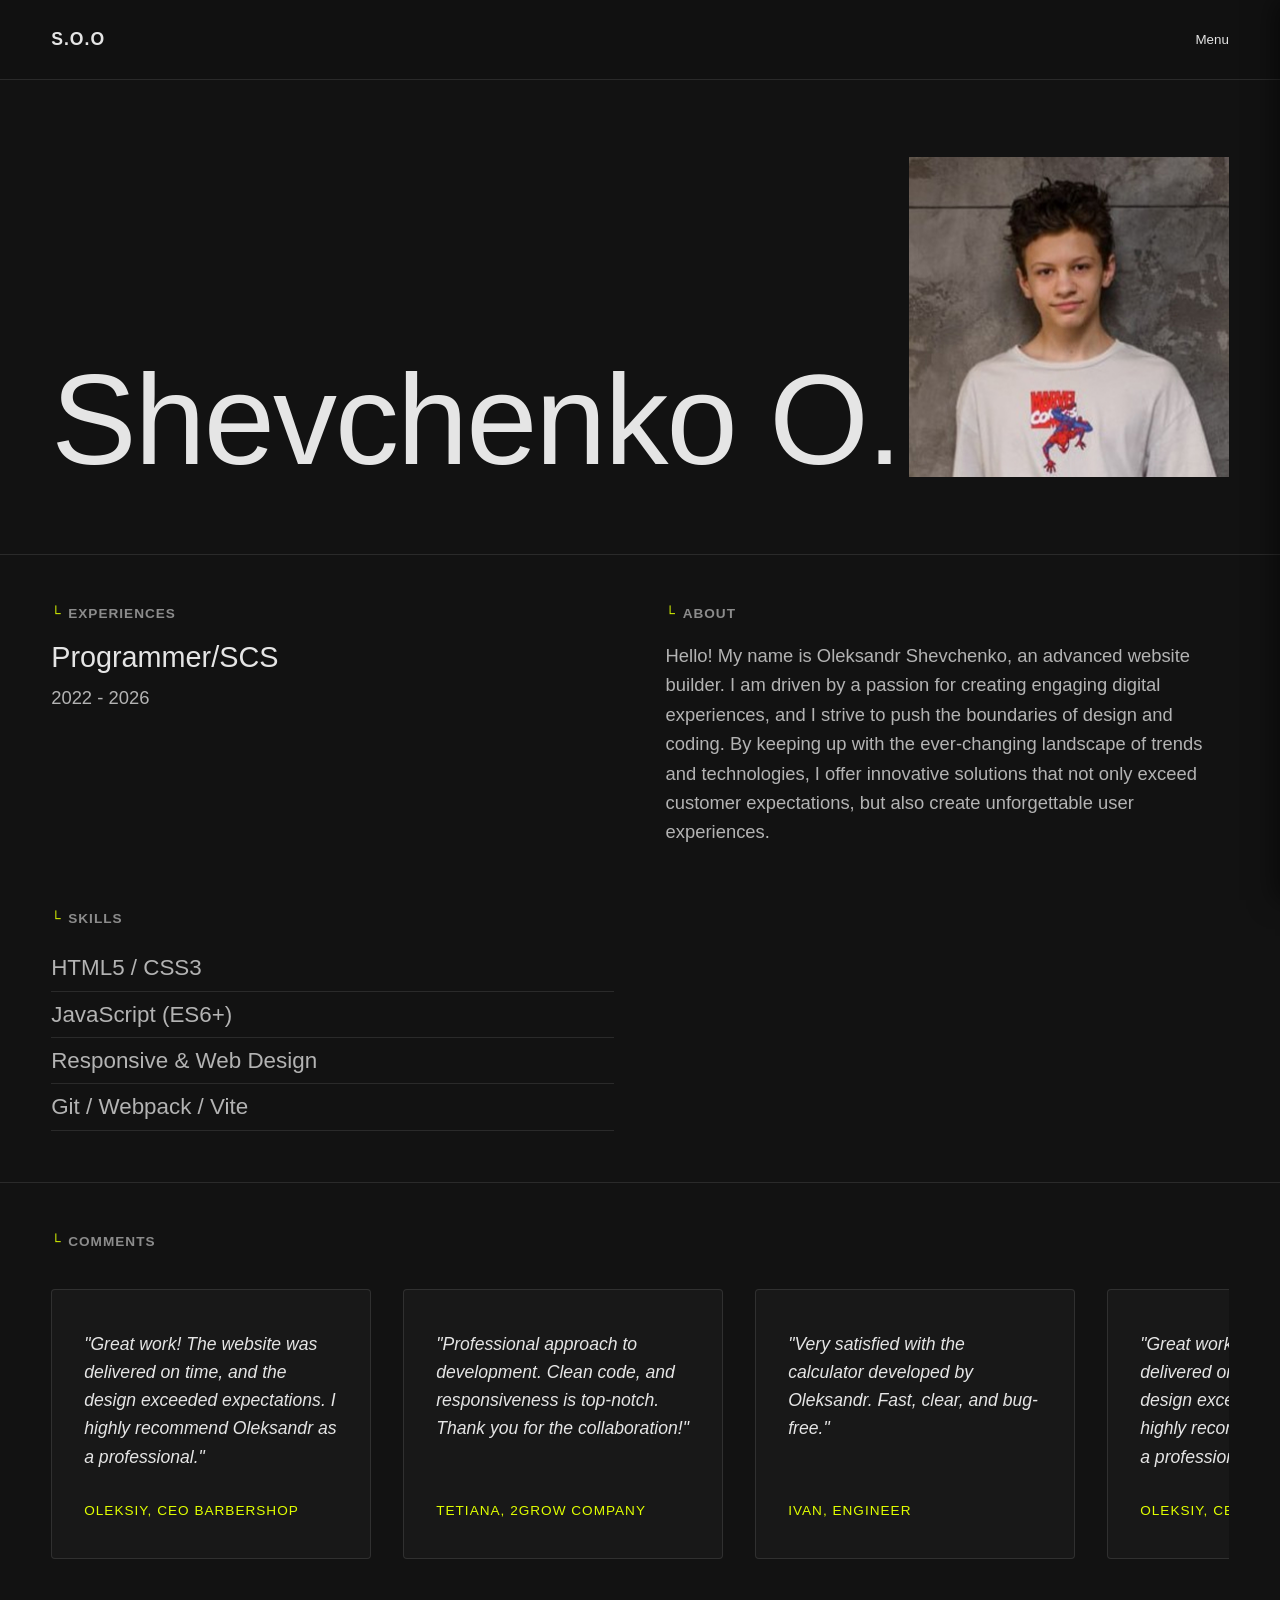
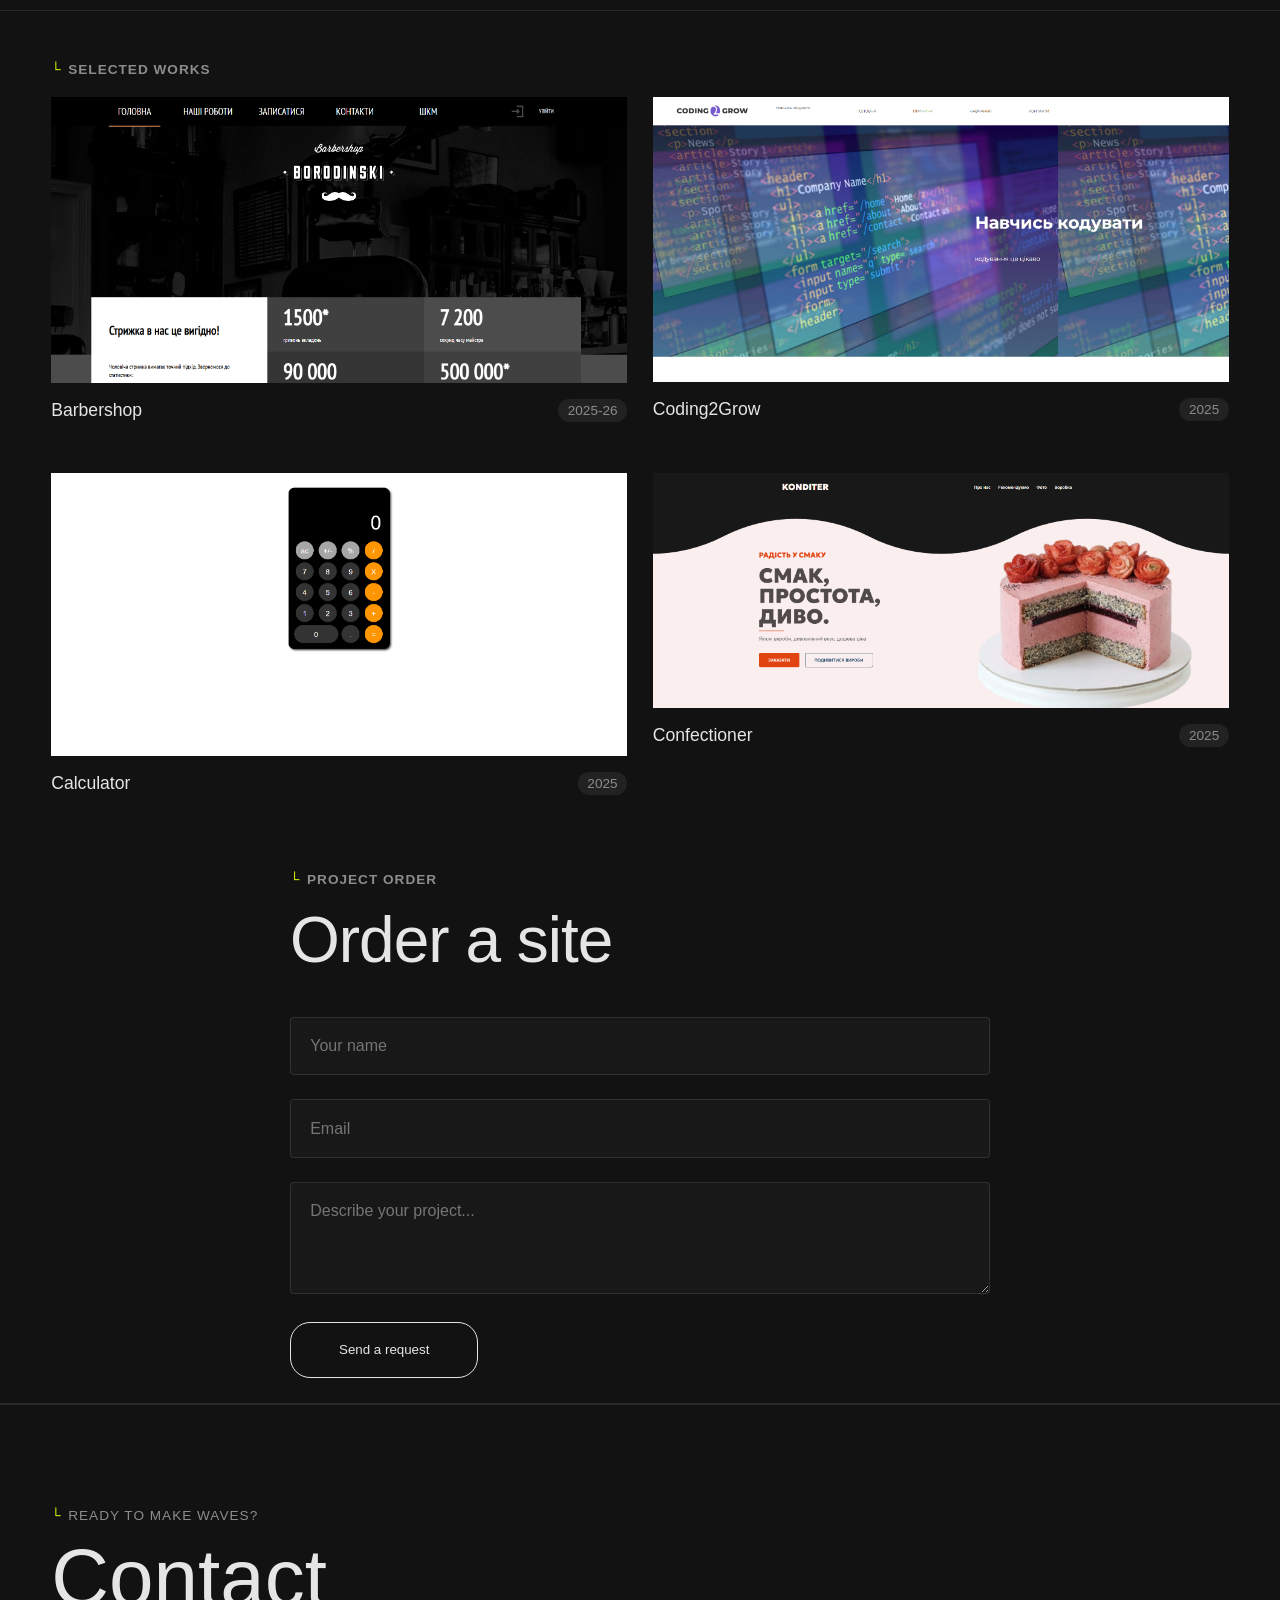
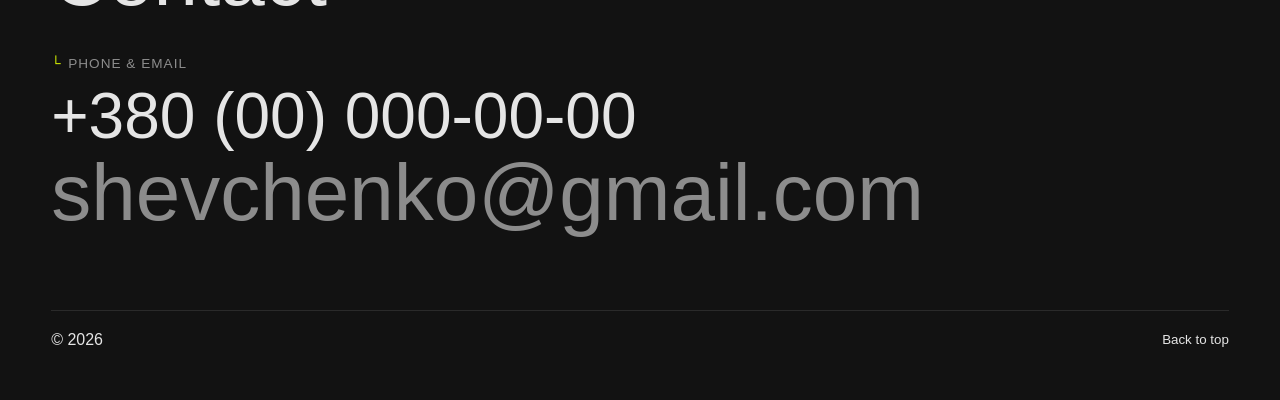
<file: index.html>
<!DOCTYPE html>
<html lang="en">
<head>
    <meta charset="UTF-8">
    <meta name="viewport" content="width=device-width, initial-scale=1.0">
    <title>Shevchenko O. — Portfolio</title>
    <link rel="stylesheet" href="css/style.css">
</head>
<body>

    <header class="site-header">
        <div class="logo"><a href="index.html">S.O.O</a></div>
        <button class="menu-toggle" id="menuToggle">Menu</button>
    </header>

    <nav class="fullscreen-menu" id="fullscreenMenu">
        <div class="menu-header">
            <div class="logo">Shevchenko O.</div>
            <button class="menu-close" id="menuClose">Close</button>
        </div>
        <div class="menu-links">
            <a href="index.html#about" class="menu-link">About</a>
            <a href="index.html#skills" class="menu-link">Skills</a>
            <a href="index.html#comments" class="menu-link">Comments</a>
            <a href="index.html#works" class="menu-link">Works</a>
            <a href="index.html#bysite" class="menu-link">By site</a>
            <a href="index.html#contact" class="menu-link">Contact</a>
        </div>
        <div class="menu-footer">
            <span class="dot"></span>
        </div>
    </nav>
    <main class="page-content">
        <section class="hero-section" id="about">
            <h1 class="main-title">Shevchenko O.</h1>
            <div class="profile-image-container">
                <img src="img/I.jpg" alt="Shevchenko Oleksandr" class="profile-img">
            </div>
        </section>
        <section class="info-section" id="skills">
            <div class="info-block info-experience">
                <h3 class="section-label">Experiences</h3>
                <div class="info-content">
                    <h4>Programmer/SCS</h4>
                    <p class="date">2022 - 2026</p>
                </div>
            </div>
            <div class="info-block info-about">
                <h3 class="section-label">About</h3>
                <div class="info-content">
                    <p>Hello! My name is Oleksandr Shevchenko, an advanced website builder. I am driven by a passion for creating engaging digital experiences, and I strive to push the boundaries of design and coding. By keeping up with the ever-changing landscape of trends and technologies, I offer innovative solutions that not only exceed customer expectations, but also create unforgettable user experiences.</p>
                </div>
            </div>
            <div class="info-block info-skills">
                <h3 class="section-label">Skills</h3>
                <div class="info-content">
                    <ul class="skills-list">
                        <li>HTML5 / CSS3</li>
                        <li>JavaScript (ES6+)</li>
                        <li>Responsive & Web Design</li>
                        <li>Git / Webpack / Vite</li>
                    </ul>
                </div>
            </div>
        </section>
        <section class="comments-section" id="comments">
            <h3 class="section-label">Comments</h3>
            <div class="slider-container">
                <div class="slider-track">
                    <div class="comment-slide">
                        <p class="comment-text">"Great work! The website was delivered on time, and the design exceeded expectations. I highly recommend Oleksandr as a professional."</p>
                        <span class="comment-author">Oleksiy, CEO Barbershop</span>
                    </div>
                    <div class="comment-slide">
                        <p class="comment-text">"Professional approach to development. Clean code, and responsiveness is top-notch. Thank you for the collaboration!"</p>
                        <span class="comment-author">Tetiana, 2Grow Company</span>
                    </div>
                    <div class="comment-slide">
                        <p class="comment-text">"Very satisfied with the calculator developed by Oleksandr. Fast, clear, and bug-free."</p>
                        <span class="comment-author">Ivan, Engineer</span>
                    </div>
                    <div class="comment-slide">
                        <p class="comment-text">"Great work! The website was delivered on time, and the design exceeded expectations. I highly recommend Oleksandr as a professional."</p>
                        <span class="comment-author">Oleksiy, CEO Barbershop</span>
                    </div>
                    <div class="comment-slide">
                        <p class="comment-text">"Professional approach to development. Clean code, and responsiveness is top-notch. Thank you for the collaboration!"</p>
                        <span class="comment-author">Tetiana, 2Grow Company</span>
                    </div>
                    <div class="comment-slide">
                        <p class="comment-text">"Very satisfied with the calculator developed by Oleksandr. Fast, clear, and bug-free."</p>
                        <span class="comment-author">Ivan, Engineer</span>
                    </div>
                </div>
            </div>
        </section>
        <section class="works-section" id="works">
            <h3 class="section-label">Selected Works</h3>
            <div class="works-grid">
                <a href="barbershop.html" class="work-card">
                    <div class="work-img-wrapper">
                        <img src="img/Borodinski.png" alt="Barbershop">
                    </div>
                    <div class="work-meta">
                        <span class="work-title">Barbershop</span>
                        <span class="work-year">2025-26</span>
                    </div>
                </a>
                <a href="2grow.html" class="work-card">
                    <div class="work-img-wrapper">
                        <img src="img/Coding2Grow.png" alt="2Grow">
                    </div>
                    <div class="work-meta">
                        <span class="work-title">Coding2Grow</span>
                        <span class="work-year">2025</span>
                    </div>
                </a>
                <a href="calculator.html" class="work-card">
                    <div class="work-img-wrapper">
                        <img src="img/Calculator.png" alt="Calculator">
                    </div>
                    <div class="work-meta">
                        <span class="work-title">Calculator</span>
                        <span class="work-year">2025</span>
                    </div>
                </a>
                <a href="konditer.html" class="work-card">
                    <div class="work-img-wrapper">
                        <img src="img/Konditer.png" alt="Confectioner">
                    </div>
                    <div class="work-meta">
                        <span class="work-title">Confectioner</span>
                        <span class="work-year">2025</span>
                    </div>
                </a>
            </div>
        </section>
        <section class="order-section" id="bysite">
            <div class="order-container">
                <h3 class="section-label">Project Order</h3>
                <h2>Order a site</h2>
                <form class="order-form" action="#" method="POST">
                    <div class="form-group">
                        <input type="text" name="name" required placeholder="Your name">
                    </div>
                    <div class="form-group">
                        <input type="email" name="email" required placeholder="Email">
                    </div>
                    <div class="form-group">
                        <textarea name="message" rows="4" required placeholder="Describe your project..."></textarea>
                    </div>
                    <button type="submit" class="site-btn">Send a request</button>
                </form>
            </div>
        </section>
        <footer class="page-footer" id="contact">
            <div class="footer-cta">
                <span class="section-label">Ready To Make Waves?</span>
                <h2>Contact</h2>
                <div class="contact-phone">
                    <span class="section-label">Phone & Email</span>
                    <a href="tel:+380000000000" class="phone-link">+380 (00) 000-00-00</a>
                    <a href="mailto:o.shevchenko@gmail.com" class="email-link">shevchenko@gmail.com</a>
                </div>
            </div>
            <div class="footer-bottom">
                <span>© 2026</span>
                <button class="back-to-top" id="backToTop">Back to top</button>
            </div>
        </footer>
    </main>
    <script src="./js/index.js"></script>
</body>
</html>
</file>
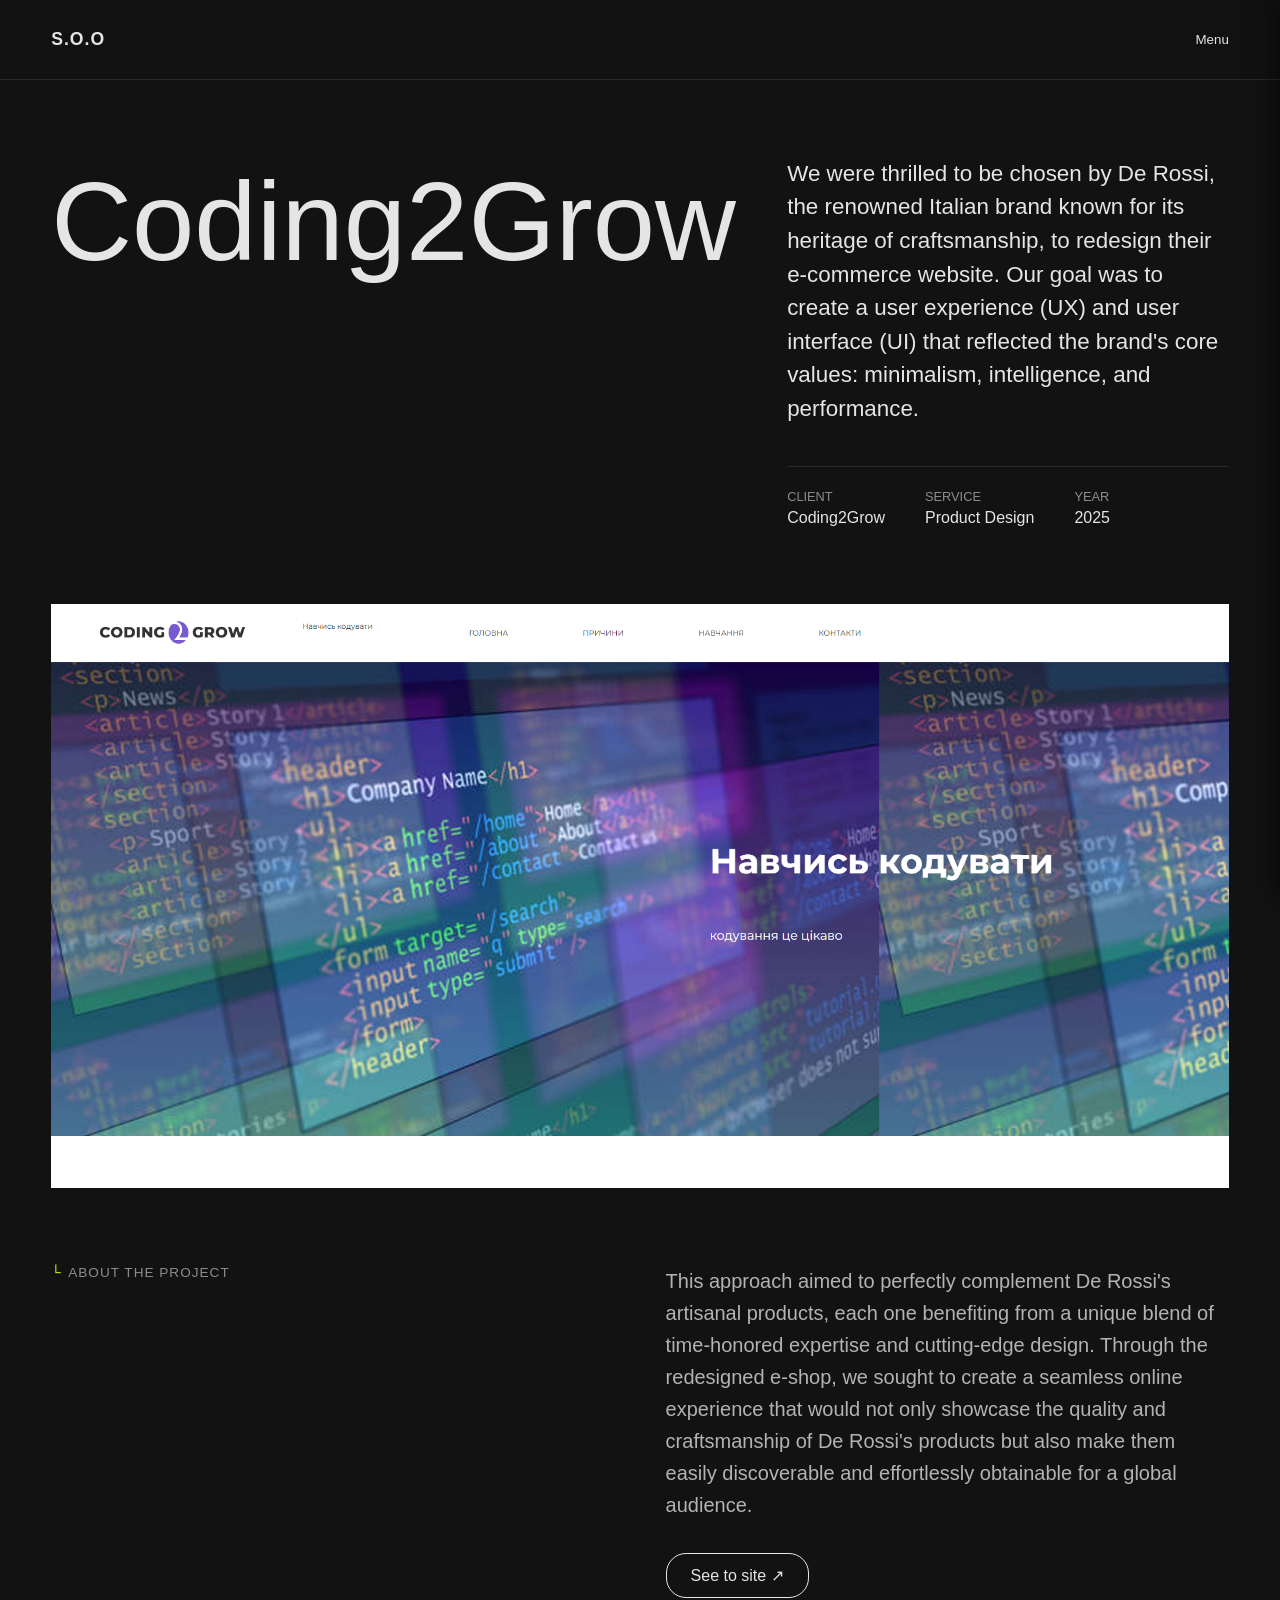
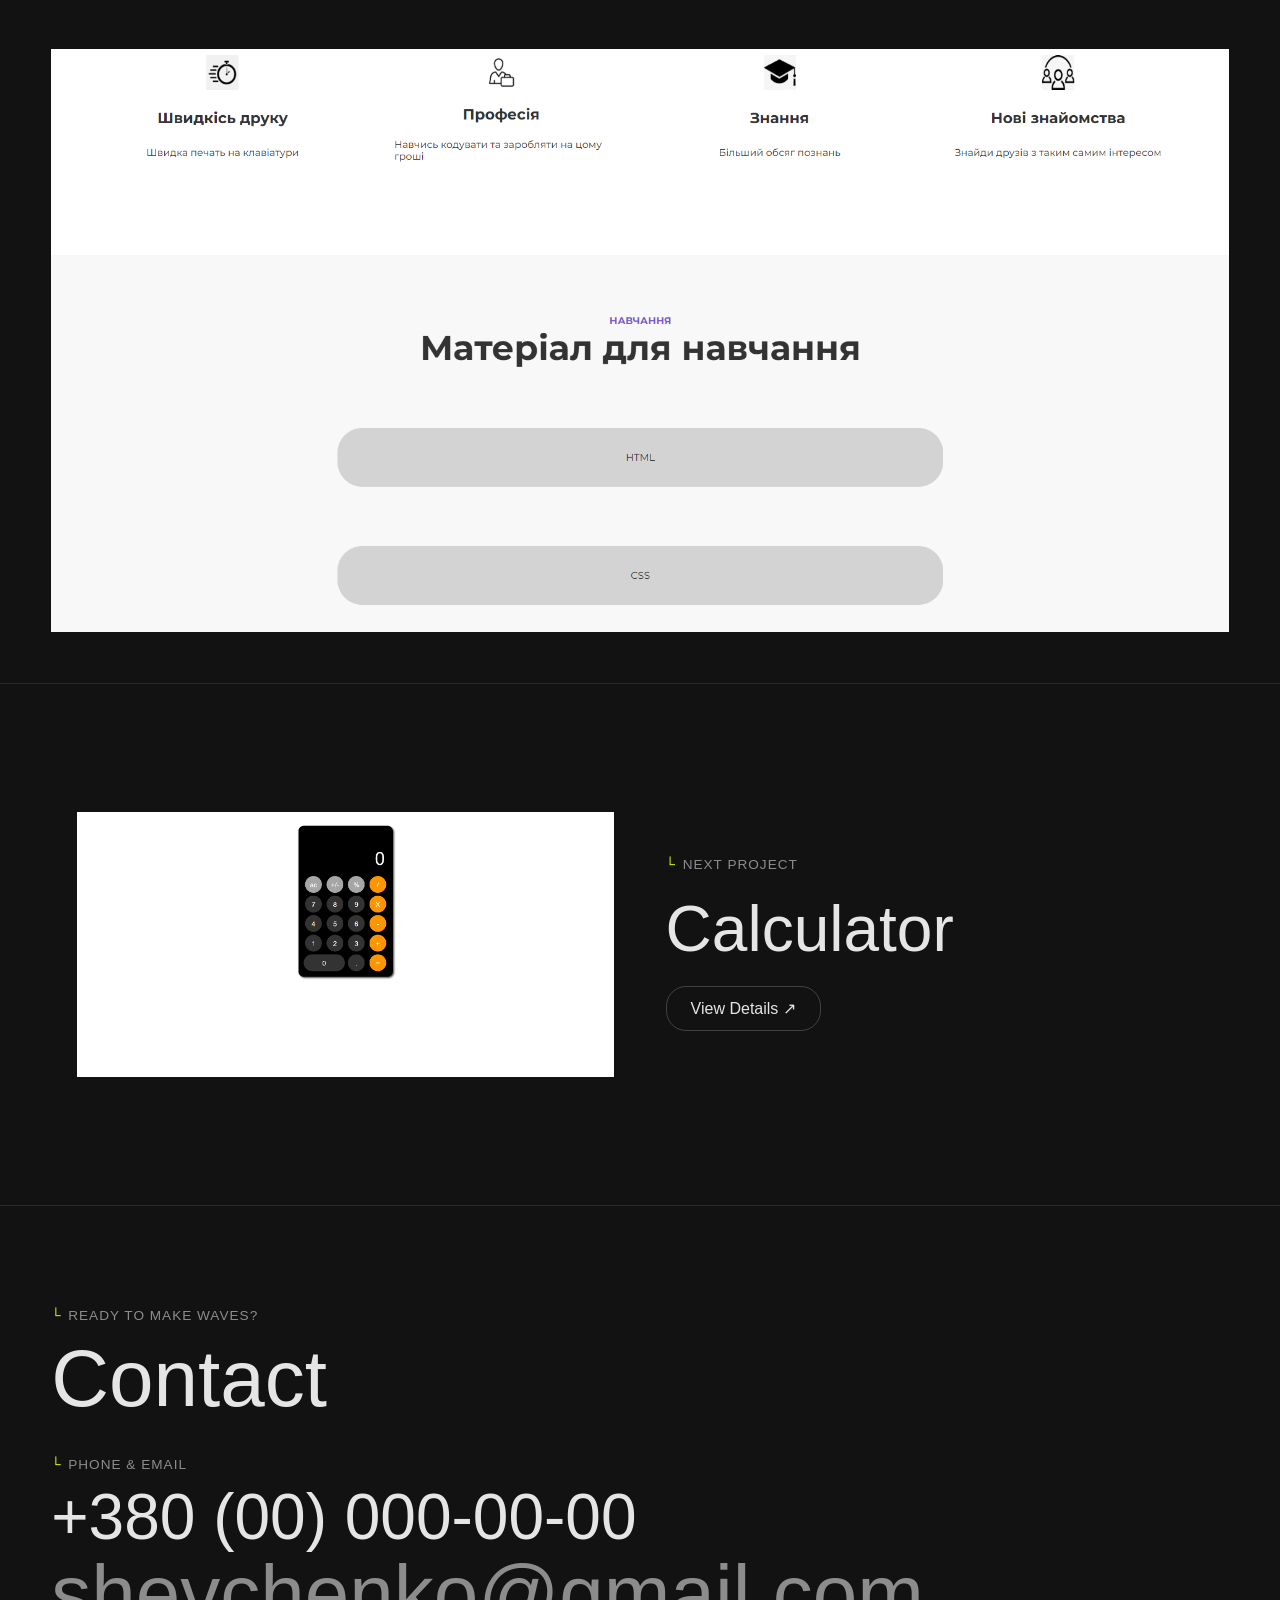
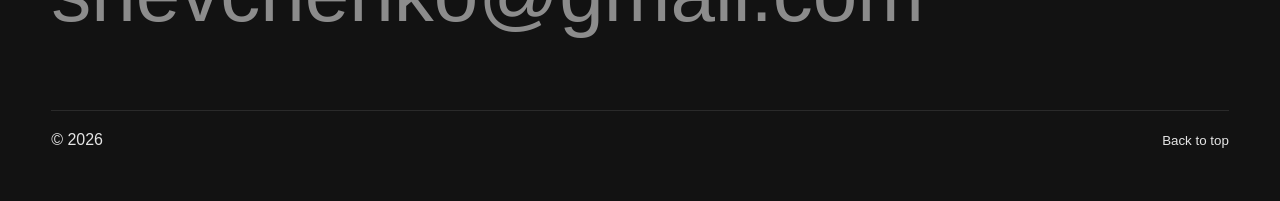
<file: 2grow.html>
<!DOCTYPE html>
<html lang="uk">
<head>
    <meta charset="UTF-8">
    <meta name="viewport" content="width=device-width, initial-scale=1.0">
    <title>Coding2Grow — Project Details</title>
    <link rel="stylesheet" href="css/style.css">
</head>
<body>

    <header class="site-header">
        <div class="logo"><a href="index.html">S.O.O</a></div>
        <button class="menu-toggle" id="menuToggle">Menu</button>
    </header>

    <nav class="fullscreen-menu" id="fullscreenMenu">
        <div class="menu-header">
            <div class="logo">Shevchenko O.</div>
            <button class="menu-close" id="menuClose">Close</button>
        </div>
        <div class="menu-links">
            <a href="index.html" class="menu-link">Main page</a>
            <a href="barbershop.html#project-main" class="menu-link">Works</a>
            <a href="barbershop.html#contact" class="menu-link">Contact</a>
        </div>
    </nav>

    <main class="page-content">
        
        <section class="project-hero">
            <div class="project-header-left">
                <h1 class="project-title">Coding2Grow</h1>
            </div>
            <div class="project-header-right">
                <p class="project-description">
                    We were thrilled to be chosen by De Rossi, the renowned Italian brand known for its heritage of craftsmanship, to redesign their e-commerce website. Our goal was to create a user experience (UX) and user interface (UI) that reflected the brand's core values: minimalism, intelligence, and performance.
                </p>
                <div class="project-specs">
                    <div><span>Client</span><p>Coding2Grow</p></div>
                    <div><span>Service</span><p>Product Design</p></div>
                    <div><span>Year</span><p>2025</p></div>
                </div>
            </div>
        </section>

        <section class="project-main-image">
            <img src="img/Coding2Grow.png">
        </section>

        <section class="project-details-section">
            <div class="details-left">
                <span class="section-label">About the Project</span>
            </div>
            <div class="details-right" id="project-main">
                <p>This approach aimed to perfectly complement De Rossi's artisanal products, each one benefiting from a unique blend of time-honored expertise and cutting-edge design. Through the redesigned e-shop, we sought to create a seamless online experience that would not only showcase the quality and craftsmanship of De Rossi's products but also make them easily discoverable and effortlessly obtainable for a global audience.</p>
                <a href="https://alexmach0109.github.io/coding.github.io/" class="site-btn">See to site ↗</a>
            </div>
        </section>

        <section class="project-gallery">
            <div class="gallery-full">
                <img src="img/2Grow.png">
            </div>
        </section>

        <section class="next-project-section">
            <div class="next-card">
                <img src="img/Calculator.png">
                <div class="next-info">
                    <span class="section-label">Next Project</span>
                    <h2>Calculator</h2>
                    <a href="calculator.html" class="site-btn-secondary">View Details ↗</a>
                </div>
            </div>
        </section>

        <footer class="page-footer" id="contact">
            <div class="footer-cta">
                <span class="section-label">Ready To Make Waves?</span>
                <h2>Contact</h2>
                <div class="contact-phone">
                    <span class="section-label">Phone & Email</span>
                    <a href="tel:+380000000000" class="phone-link">+380 (00) 000-00-00</a>
                    <a href="mailto:o.shevchenko@gmail.com" class="email-link">shevchenko@gmail.com</a>
                </div>
            </div>
            <div class="footer-bottom">
                <span>© 2026</span>
                <button class="back-to-top" id="backToTop">Back to top</button>
            </div>
        </footer>
    </main>

    <script src="./js/index.js"></script>
</body>
</html>
</file>
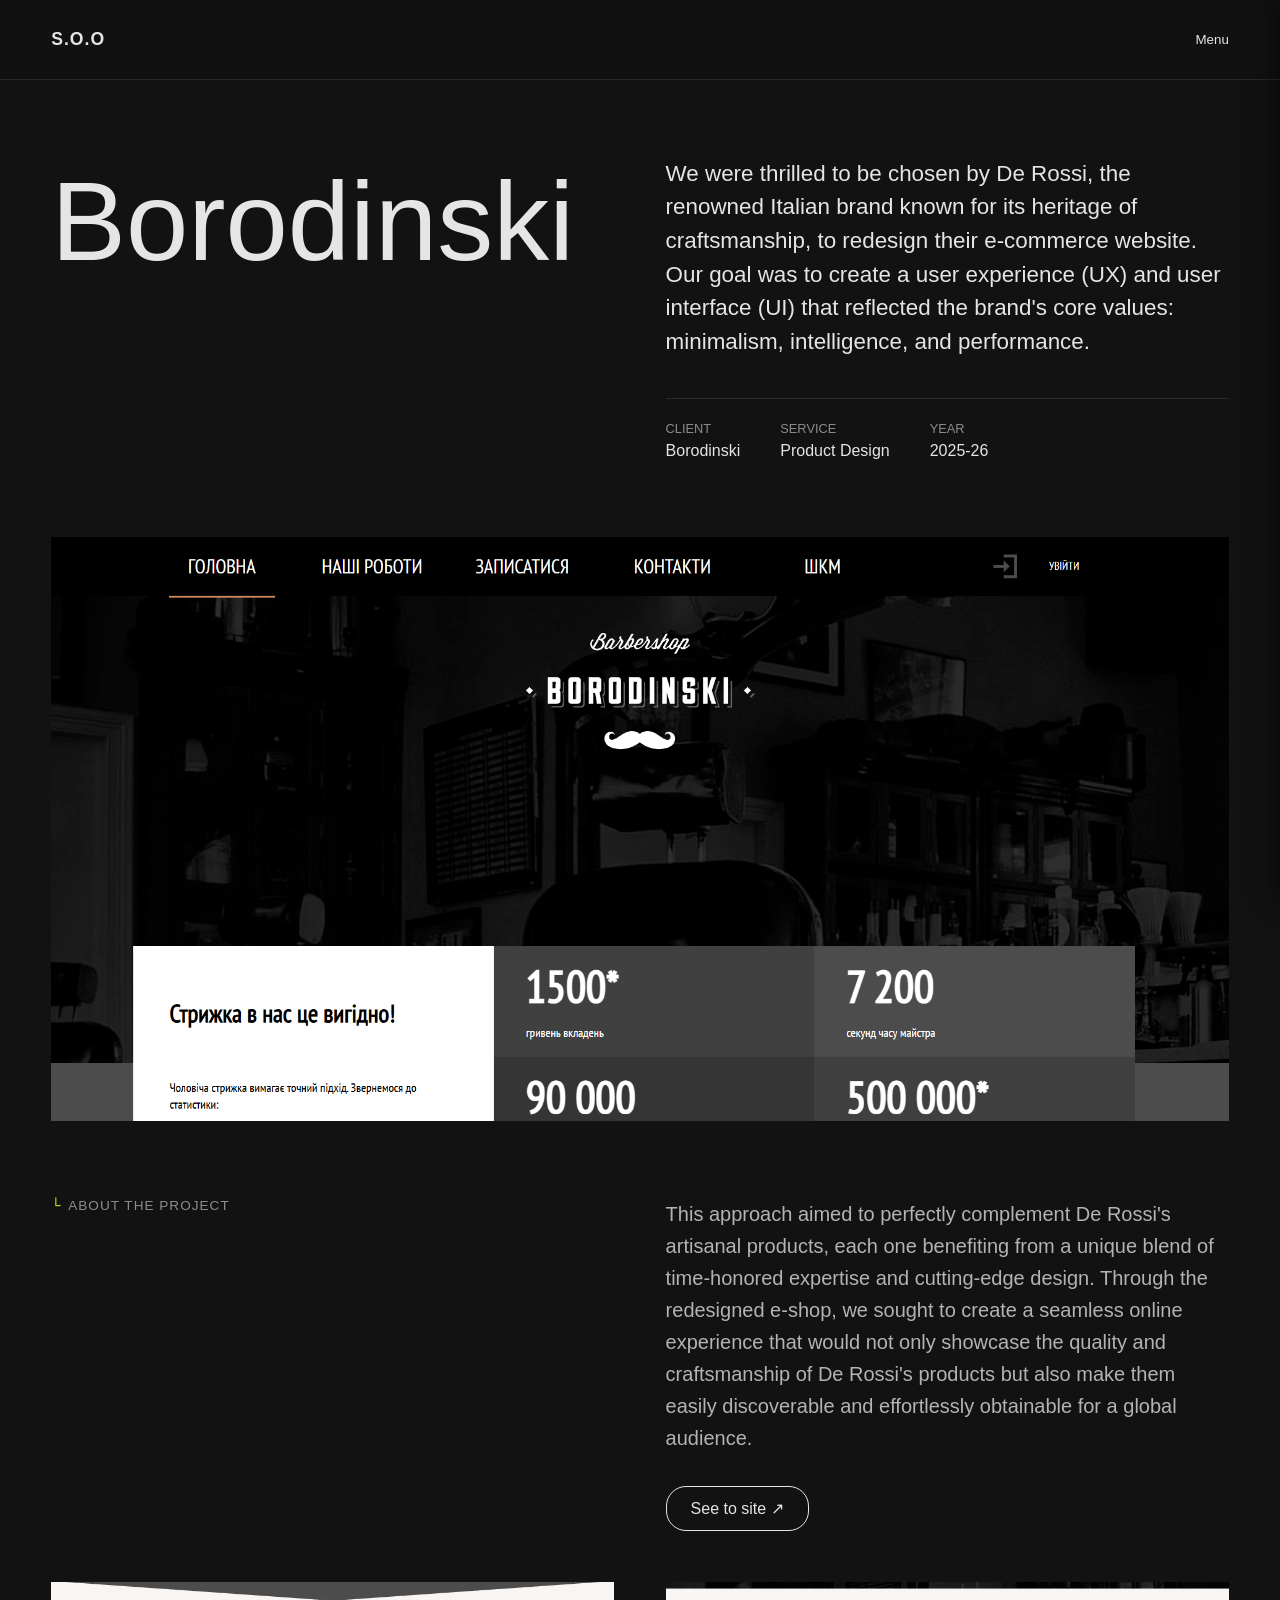
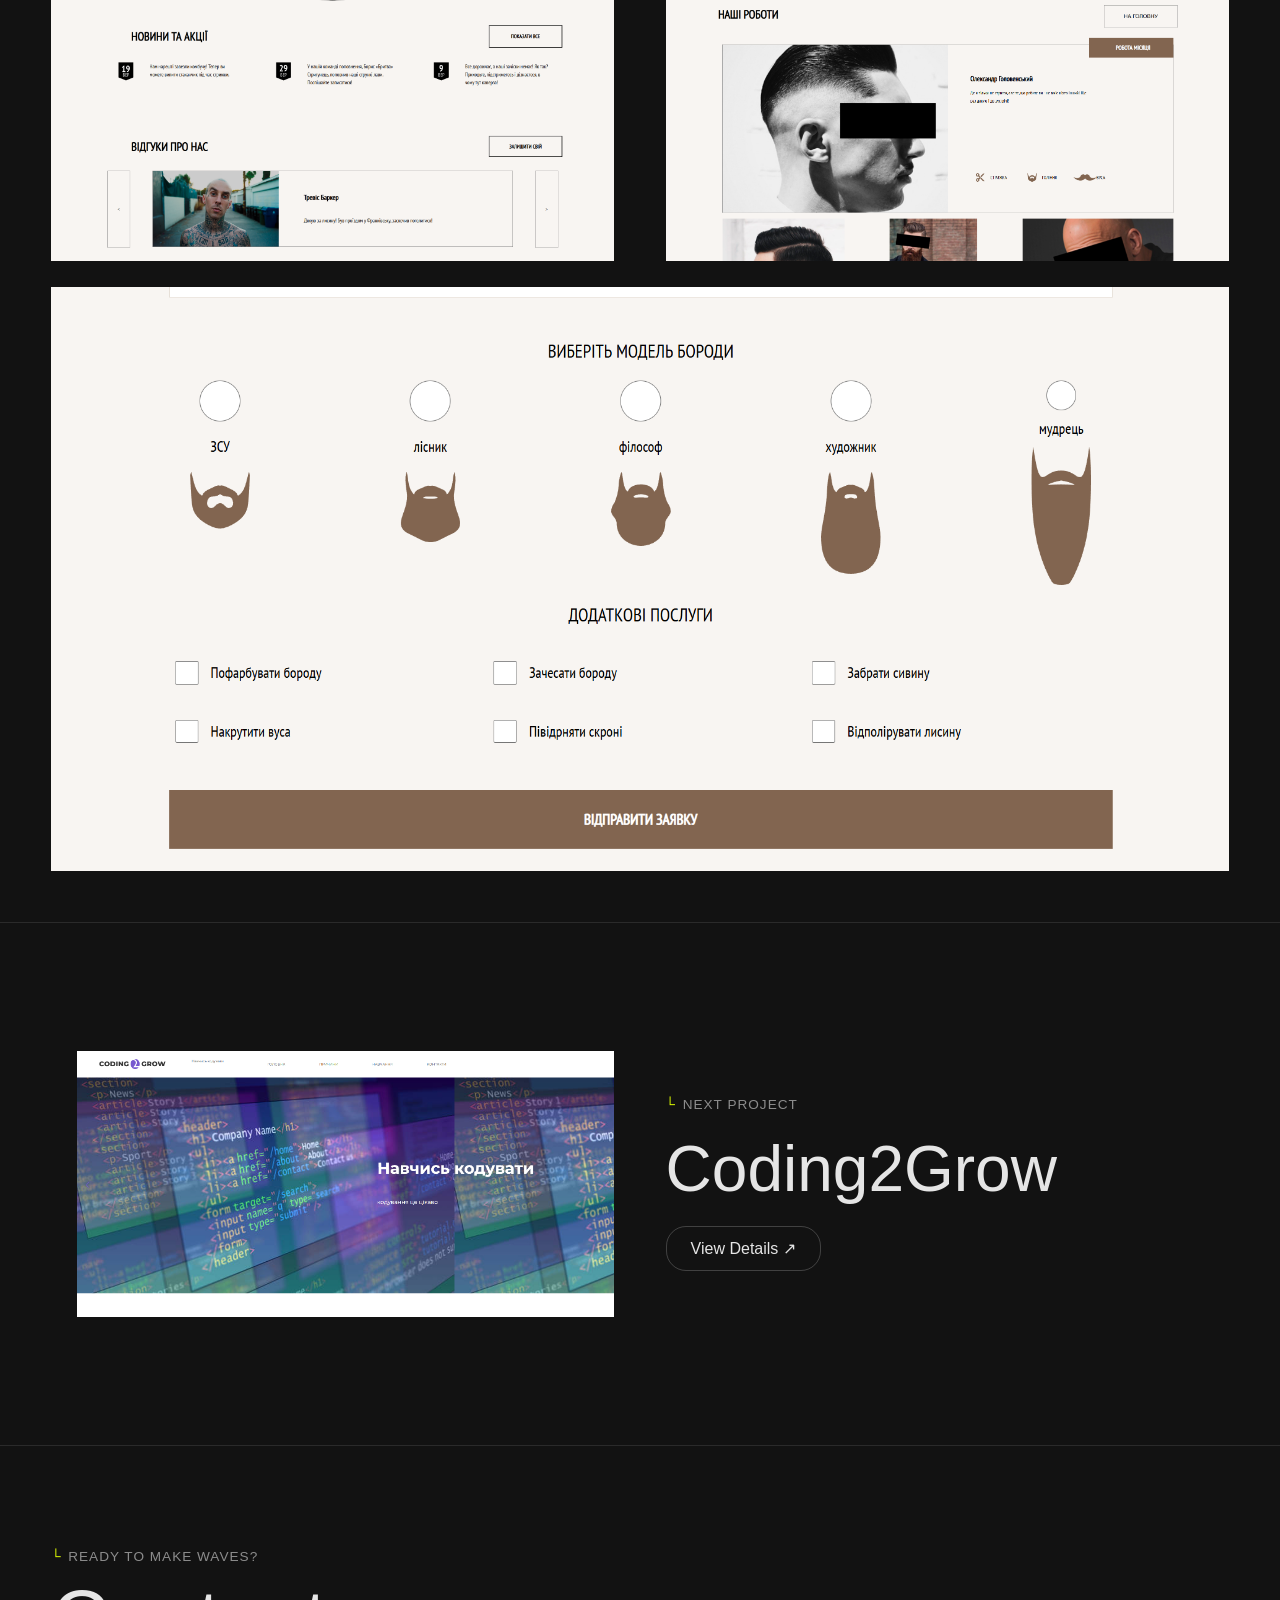
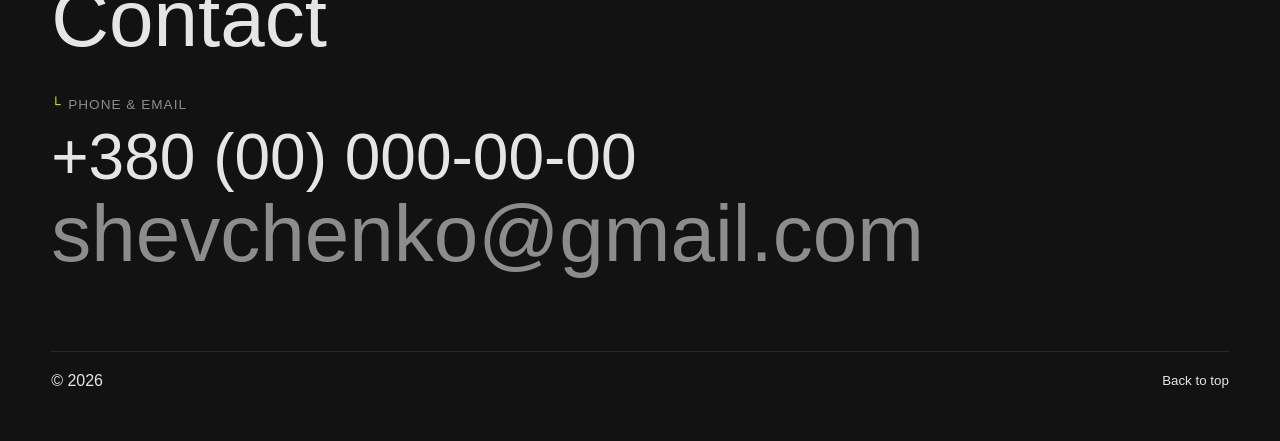
<file: barbershop.html>
<!DOCTYPE html>
<html lang="uk">
<head>
    <meta charset="UTF-8">
    <meta name="viewport" content="width=device-width, initial-scale=1.0">
    <title>Borodinski — Project Details</title>
    <link rel="stylesheet" href="css/style.css">
</head>
<body>

    <header class="site-header">
        <div class="logo"><a href="index.html">S.O.O</a></div>
        <button class="menu-toggle" id="menuToggle">Menu</button>
    </header>

    <nav class="fullscreen-menu" id="fullscreenMenu">
        <div class="menu-header">
            <div class="logo">Shevchenko O.</div>
            <button class="menu-close" id="menuClose">Close</button>
        </div>
        <div class="menu-links">
            <a href="index.html" class="menu-link">Main page</a>
            <a href="barbershop.html#project-main" class="menu-link">Works</a>
            <a href="barbershop.html#contact" class="menu-link">Contact</a>
        </div>
    </nav>

    <main class="page-content">
        
        <section class="project-hero">
            <div class="project-header-left">
                <h1 class="project-title">Borodinski</h1>
            </div>
            <div class="project-header-right">
                <p class="project-description">
                    We were thrilled to be chosen by De Rossi, the renowned Italian brand known for its heritage of craftsmanship, to redesign their e-commerce website. Our goal was to create a user experience (UX) and user interface (UI) that reflected the brand's core values: minimalism, intelligence, and performance.
                </p>
                <div class="project-specs">
                    <div><span>Client</span><p>Borodinski</p></div>
                    <div><span>Service</span><p>Product Design</p></div>
                    <div><span>Year</span><p>2025-26</p></div>
                </div>
            </div>
        </section>

        <section class="project-main-image">
            <img src="img/Borodinski.png">
        </section>

        <section class="project-details-section">
            <div class="details-left">
                <span class="section-label">About the Project</span>
            </div>
            <div class="details-right" id="project-main">
                <p>This approach aimed to perfectly complement De Rossi's artisanal products, each one benefiting from a unique blend of time-honored expertise and cutting-edge design. Through the redesigned e-shop, we sought to create a seamless online experience that would not only showcase the quality and craftsmanship of De Rossi's products but also make them easily discoverable and effortlessly obtainable for a global audience.</p>
                <a href="https://vov4ik23.github.io/Barbershop-1.0/" class="site-btn">See to site ↗</a>
            </div>
        </section>

        <section class="project-gallery">
            <div class="gallery-split">
                <img src="img/Borodinski-news.png">
                <img src="img/Borodinski-photo.png">
            </div>
            <div class="gallery-full">
                <img src="img/Borodinski-sing-up.png">
            </div>
        </section>

        <section class="next-project-section">
            <div class="next-card">
                <img src="img/Coding2Grow.png">
                <div class="next-info">
                    <span class="section-label">Next Project</span>
                    <h2>Coding2Grow</h2>
                    <a href="2grow.html" class="site-btn-secondary">View Details ↗</a>
                </div>
            </div>
        </section>

        <footer class="page-footer" id="contact">
            <div class="footer-cta">
                <span class="section-label">Ready To Make Waves?</span>
                <h2>Contact</h2>
                <div class="contact-phone">
                    <span class="section-label">Phone & Email</span>
                    <a href="tel:+380000000000" class="phone-link">+380 (00) 000-00-00</a>
                    <a href="mailto:o.shevchenko@gmail.com" class="email-link">shevchenko@gmail.com</a>
                </div>
            </div>
            <div class="footer-bottom">
                <span>© 2026</span>
                <button class="back-to-top" id="backToTop">Back to top</button>
            </div>
        </footer>
    </main>

    <script src="./js/index.js"></script>
</body>
</html>
</file>
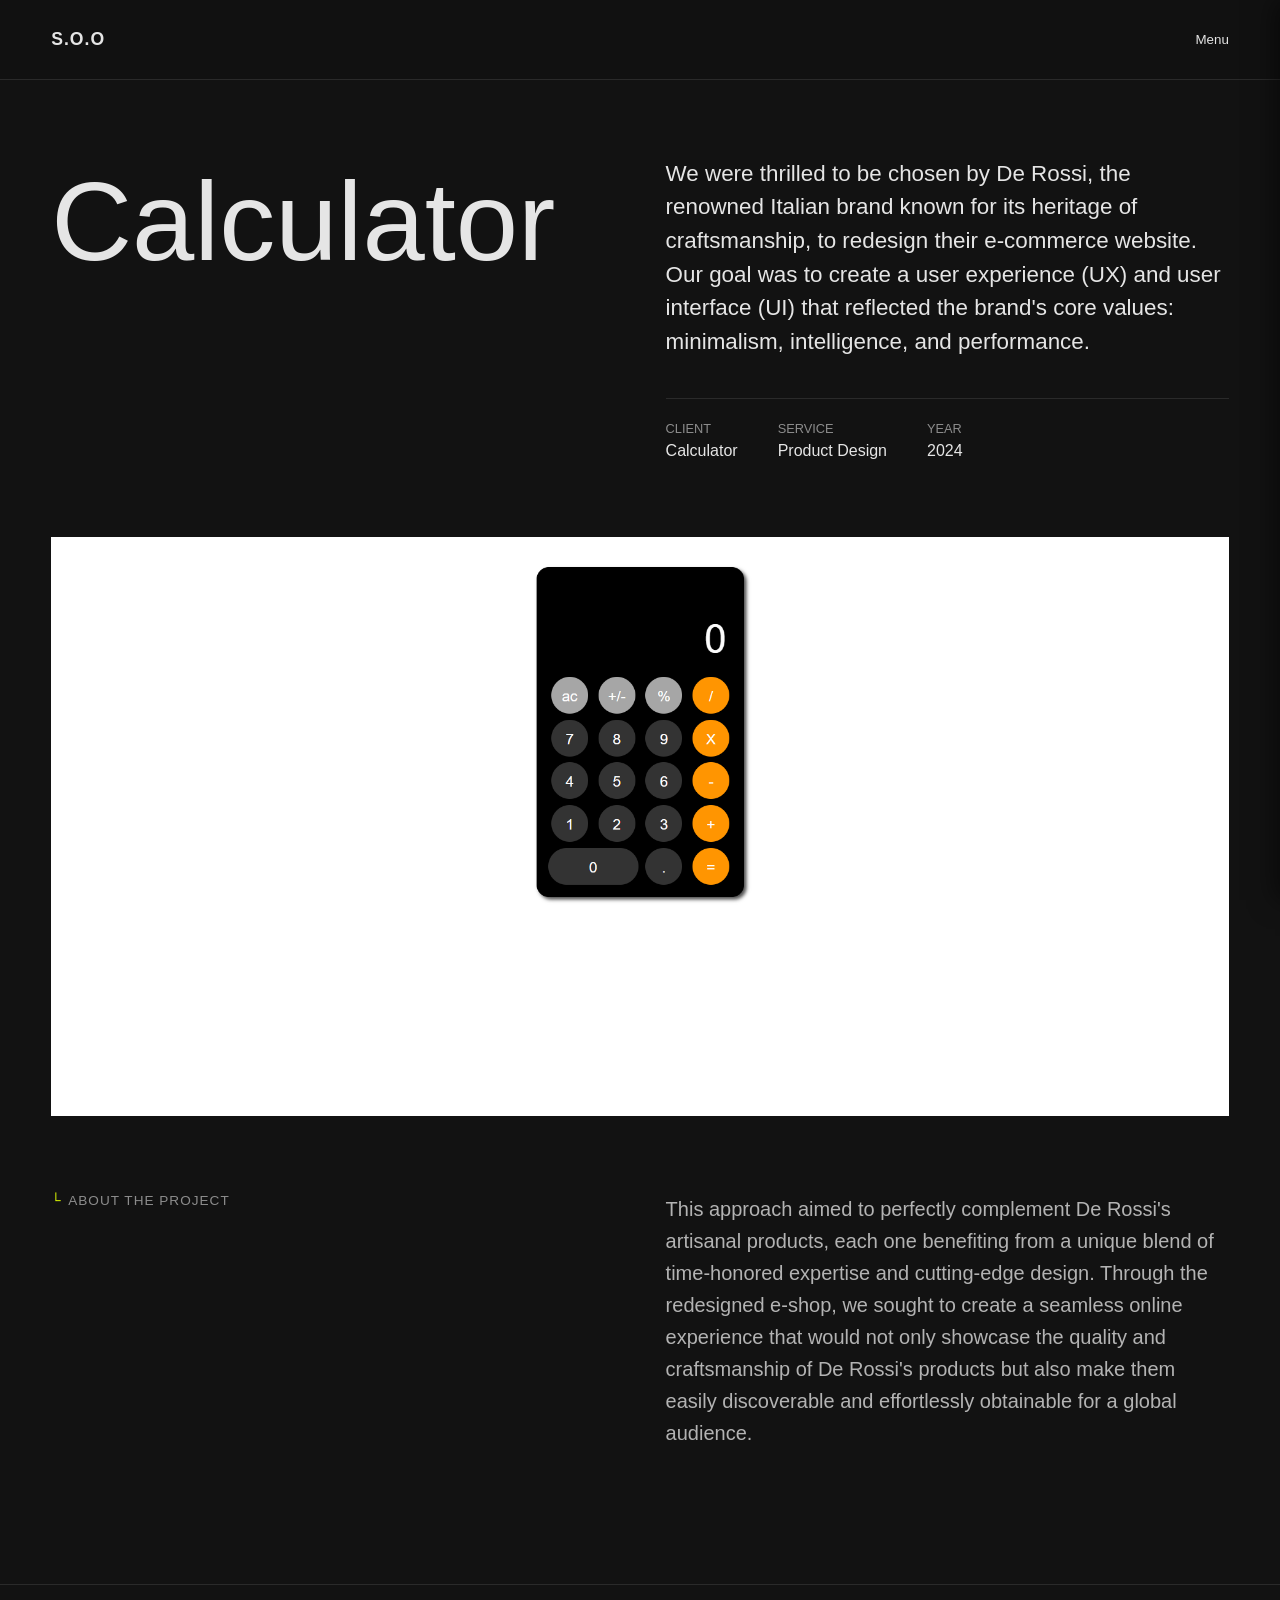
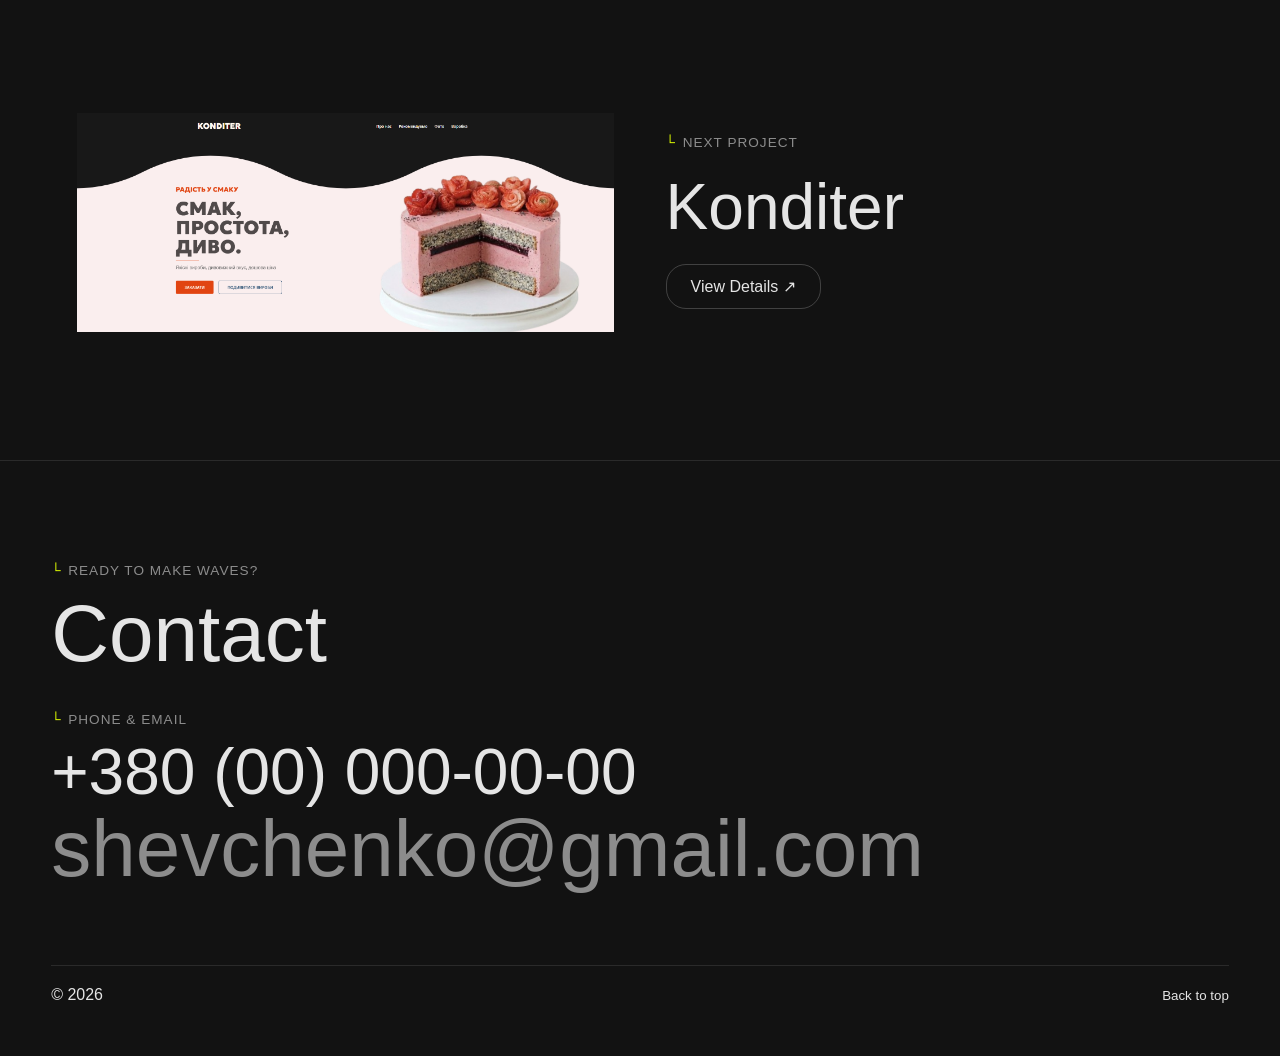
<file: calculator.html>
<!DOCTYPE html>
<html lang="uk">
<head>
    <meta charset="UTF-8">
    <meta name="viewport" content="width=device-width, initial-scale=1.0">
    <title>Calculator — Project Details</title>
    <link rel="stylesheet" href="css/style.css">
</head>
<body>

    <header class="site-header">
        <div class="logo"><a href="index.html">S.O.O</a></div>
        <button class="menu-toggle" id="menuToggle">Menu</button>
    </header>

    <nav class="fullscreen-menu" id="fullscreenMenu">
        <div class="menu-header">
            <div class="logo">Shevchenko O.</div>
            <button class="menu-close" id="menuClose">Close</button>
        </div>
        <div class="menu-links">
            <a href="index.html" class="menu-link">Main page</a>
            <a href="barbershop.html#project-main" class="menu-link">Works</a>
            <a href="barbershop.html#contact" class="menu-link">Contact</a>
        </div>
    </nav>

    <main class="page-content">
        
        <section class="project-hero">
            <div class="project-header-left">
                <h1 class="project-title">Calculator</h1>
            </div>
            <div class="project-header-right">
                <p class="project-description">
                    We were thrilled to be chosen by De Rossi, the renowned Italian brand known for its heritage of craftsmanship, to redesign their e-commerce website. Our goal was to create a user experience (UX) and user interface (UI) that reflected the brand's core values: minimalism, intelligence, and performance.
                </p>
                <div class="project-specs">
                    <div><span>Client</span><p>Calculator</p></div>
                    <div><span>Service</span><p>Product Design</p></div>
                    <div><span>Year</span><p>2024</p></div>
                </div>
            </div>
        </section>

        <section class="project-main-image" id="project-main">
            <img src="img/Calculator.png">
        </section>

        <section class="project-details-section">
            <div class="details-left">
                <span class="section-label">About the Project</span>
            </div>
            <div class="details-right">
                <p>This approach aimed to perfectly complement De Rossi's artisanal products, each one benefiting from a unique blend of time-honored expertise and cutting-edge design. Through the redesigned e-shop, we sought to create a seamless online experience that would not only showcase the quality and craftsmanship of De Rossi's products but also make them easily discoverable and effortlessly obtainable for a global audience.</p>
            </div>
        </section>

        <section class="project-gallery">
            <div class="gallery-full">
            </div>
        </section>

        <section class="next-project-section">
            <div class="next-card">
                <img src="img/Konditer.png">
                <div class="next-info">
                    <span class="section-label">Next Project</span>
                    <h2>Konditer</h2>
                    <a href="konditer.html" class="site-btn-secondary">View Details ↗</a>
                </div>
            </div>
        </section>

        <footer class="page-footer" id="contact">
            <div class="footer-cta">
                <span class="section-label">Ready To Make Waves?</span>
                <h2>Contact</h2>
                <div class="contact-phone">
                    <span class="section-label">Phone & Email</span>
                    <a href="tel:+380000000000" class="phone-link">+380 (00) 000-00-00</a>
                    <a href="mailto:o.shevchenko@gmail.com" class="email-link">shevchenko@gmail.com</a>
                </div>
            </div>
            <div class="footer-bottom">
                <span>© 2026</span>
                <button class="back-to-top" id="backToTop">Back to top</button>
            </div>
        </footer>
    </main>

    <script src="./js/index.js"></script>
</body>
</html>
</file>
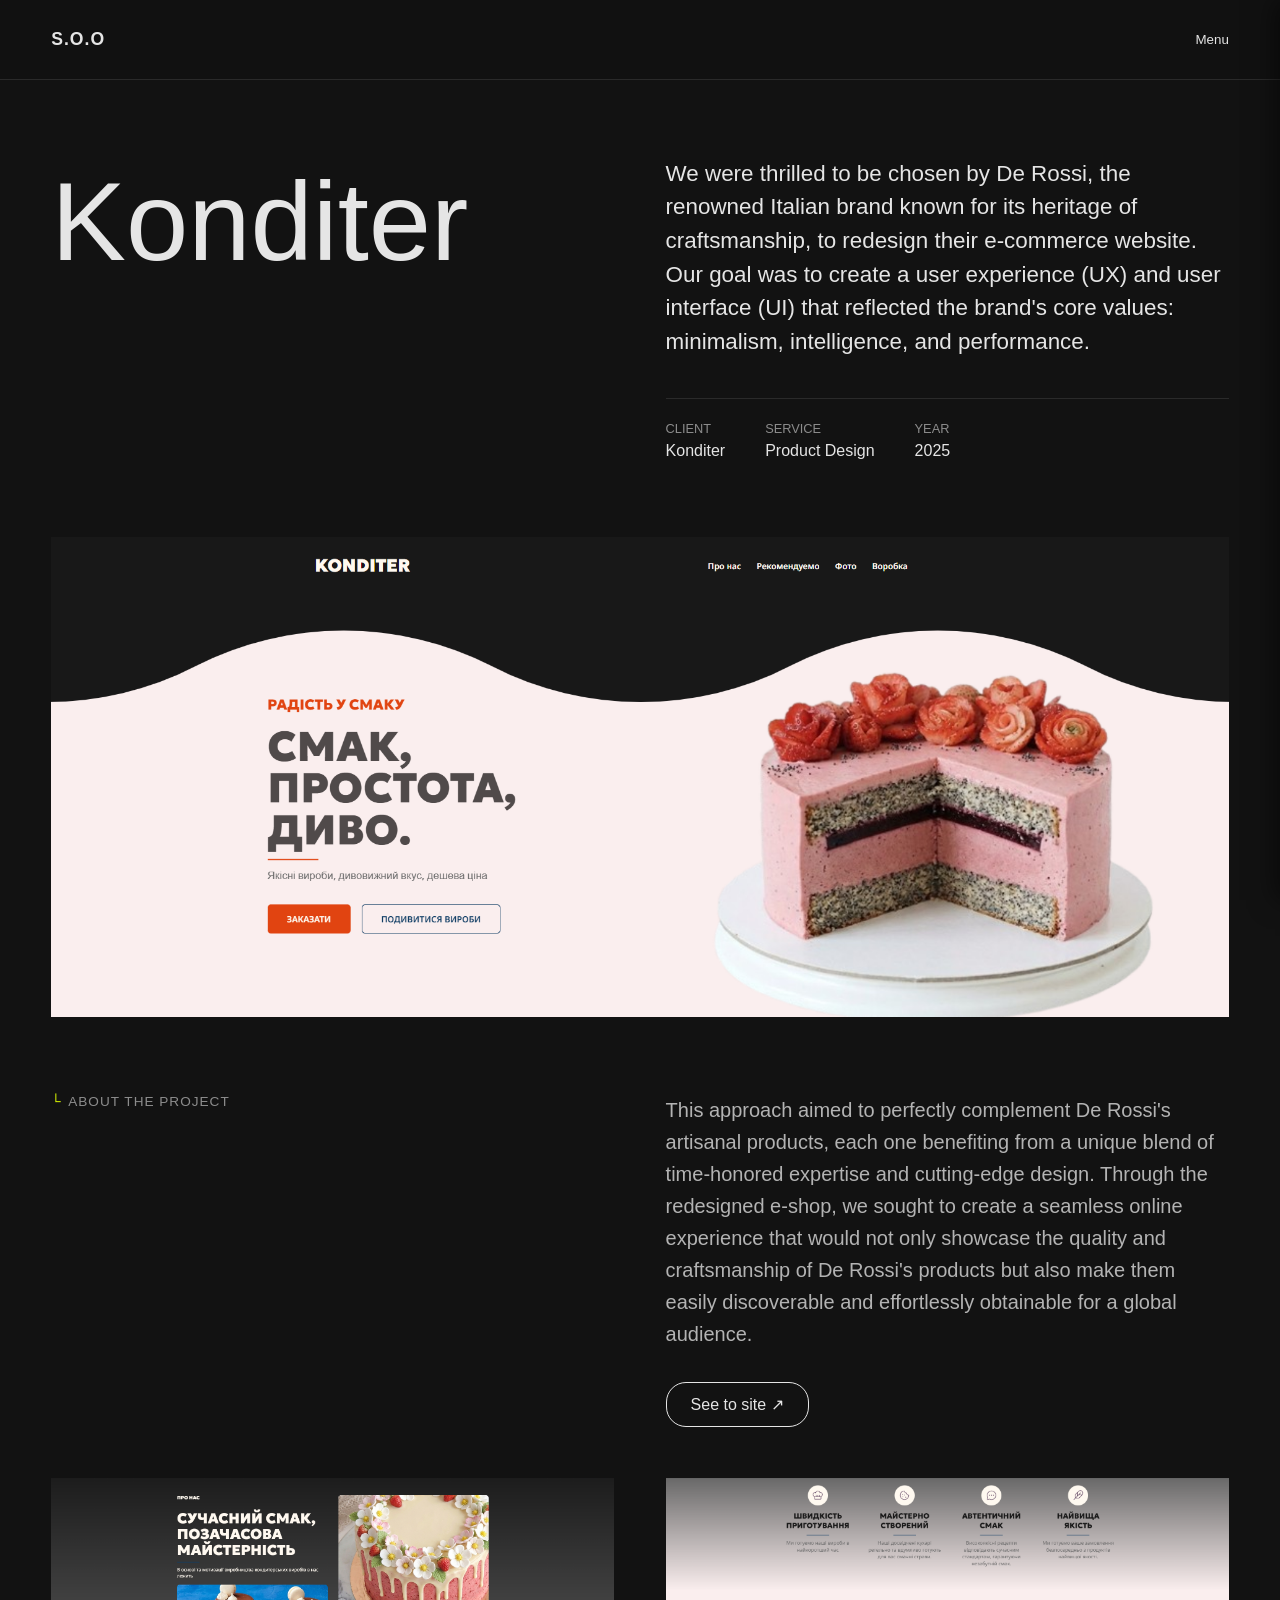
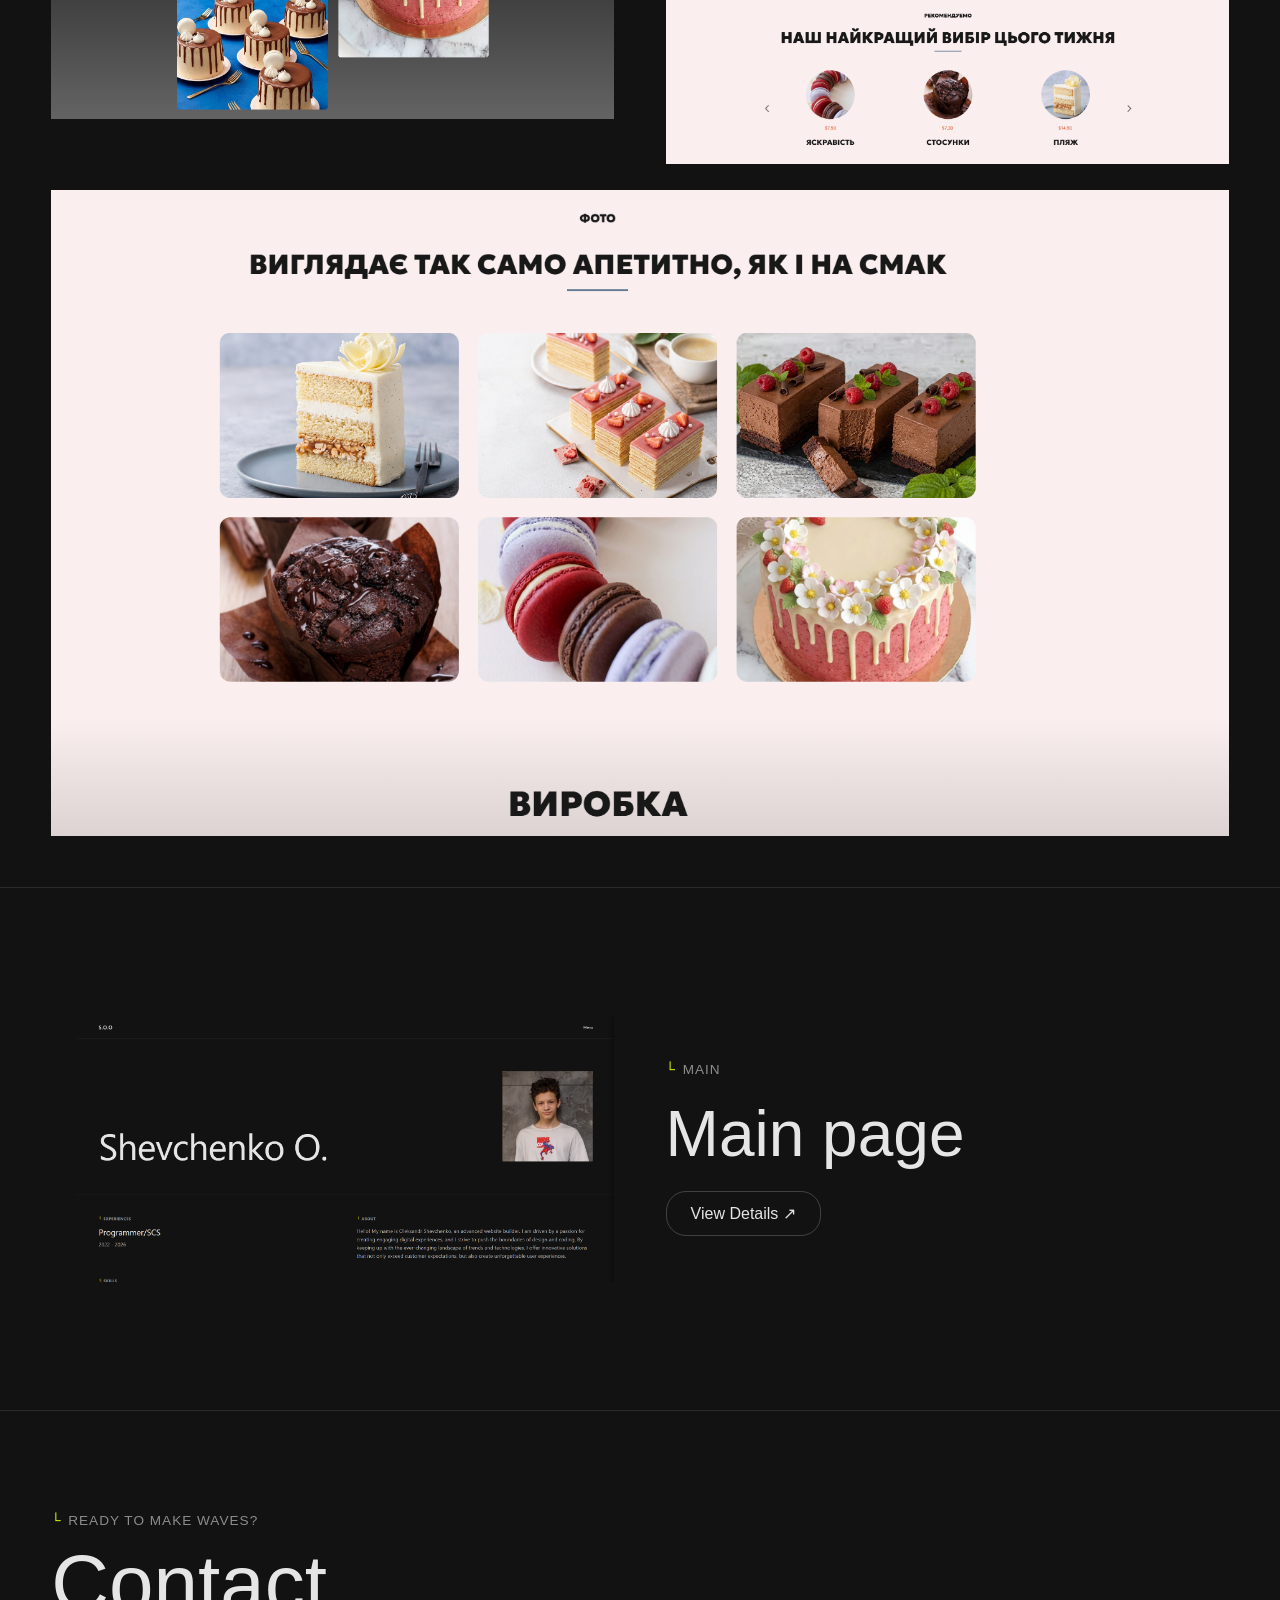
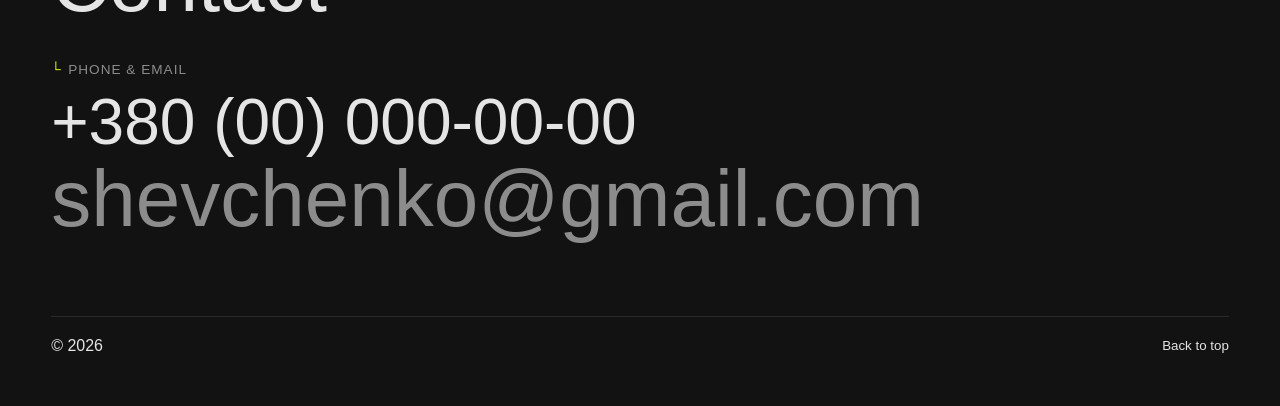
<file: konditer.html>
<!DOCTYPE html>
<html lang="uk">
<head>
    <meta charset="UTF-8">
    <meta name="viewport" content="width=device-width, initial-scale=1.0">
    <title>Konditer — Project Details</title>
    <link rel="stylesheet" href="css/style.css">
</head>
<body>

    <header class="site-header">
        <div class="logo"><a href="index.html">S.O.O</a></div>
        <button class="menu-toggle" id="menuToggle">Menu</button>
    </header>

    <nav class="fullscreen-menu" id="fullscreenMenu">
        <div class="menu-header">
            <div class="logo">Shevchenko O.</div>
            <button class="menu-close" id="menuClose">Close</button>
        </div>
        <div class="menu-links">
            <a href="index.html" class="menu-link">Main page</a>
            <a href="barbershop.html#project-main" class="menu-link">Works</a>
            <a href="barbershop.html#contact" class="menu-link">Contact</a>
        </div>
    </nav>

    <main class="page-content">
        
        <section class="project-hero">
            <div class="project-header-left">
                <h1 class="project-title">Konditer</h1>
            </div>
            <div class="project-header-right">
                <p class="project-description">
                    We were thrilled to be chosen by De Rossi, the renowned Italian brand known for its heritage of craftsmanship, to redesign their e-commerce website. Our goal was to create a user experience (UX) and user interface (UI) that reflected the brand's core values: minimalism, intelligence, and performance.
                </p>
                <div class="project-specs">
                    <div><span>Client</span><p>Konditer</p></div>
                    <div><span>Service</span><p>Product Design</p></div>
                    <div><span>Year</span><p>2025</p></div>
                </div>
            </div>
        </section>

        <section class="project-main-image" id="project-main">
            <img src="img/Konditer.png">
        </section>

        <section class="project-details-section">
            <div class="details-left">
                <span class="section-label">About the Project</span>
            </div>
            <div class="details-right">
                <p>This approach aimed to perfectly complement De Rossi's artisanal products, each one benefiting from a unique blend of time-honored expertise and cutting-edge design. Through the redesigned e-shop, we sought to create a seamless online experience that would not only showcase the quality and craftsmanship of De Rossi's products but also make them easily discoverable and effortlessly obtainable for a global audience.</p>
                <a href="https://i240y.weblium.site/" class="site-btn">See to site ↗</a>
            </div>
        </section>

        <section class="project-gallery">
            <div class="gallery-split">
                <img src="img/K.cake.png">
                <img src="img/K.recomend.png">
            </div>
            <div class="gallery-full">
                <img src="img/K.photo.png">
            </div>
        </section>

        <section class="next-project-section">
            <div class="next-card">
                <img src="img/Main-page.png">
                <div class="next-info">
                    <span class="section-label">Main</span>
                    <h2>Main page</h2>
                    <a href="index.html" class="site-btn-secondary">View Details ↗</a>
                </div>
            </div>
        </section>

        <footer class="page-footer" id="contact">
            <div class="footer-cta">
                <span class="section-label">Ready To Make Waves?</span>
                <h2>Contact</h2>
                <div class="contact-phone">
                    <span class="section-label">Phone & Email</span>
                    <a href="tel:+380000000000" class="phone-link">+380 (00) 000-00-00</a>
                    <a href="mailto:o.shevchenko@gmail.com" class="email-link">shevchenko@gmail.com</a>
                </div>
            </div>
            <div class="footer-bottom">
                <span>© 2026</span>
                <button class="back-to-top" id="backToTop">Back to top</button>
            </div>
        </footer>
    </main>

    <script src="./js/index.js"></script>
</body>
</html>
</file>
<file: css/style.css>
/* ================= БАЗОВІ НАЛАШТУВАННЯ ТА ЗМІННІ ================= */
:root {
    --bg-color: #121212;
    --text-color: #e5e5e5;
    --text-muted: #8c8c8c;
    --accent-color: #e1ff00; 
    --border-color: rgba(255, 255, 255, 0.1);
    --font-main: -apple-system, BlinkMacSystemFont, 'Segoe UI', Roboto, sans-serif;
}

* {
    box-sizing: border-box;
    margin: 0;
    padding: 0;
}

/* Налаштування для правильного притискання футера до низу вікна */
body {
    background-color: var(--bg-color);
    color: var(--text-color);
    font-family: var(--font-main);
    overflow-x: hidden;
    -webkit-font-smoothing: antialiased;
    display: flex;
    flex-direction: column;
    min-height: 100vh;
}

img {
    width: 100%;
    height: auto;
    display: block;
    object-fit: cover;
}

a {
    color: inherit;
    text-decoration: none;
    display: block;
}

button {
    background: none;
    border: none;
    color: inherit;
    font-family: inherit;
    cursor: pointer;
}

.page-content {
    padding-top: 5rem;
    flex: 1 0 auto; /* Дозволяє контенту розтягуватися, штовхаючи футер вниз */
}

/* ================= ШАПКА ТА МЕНЮ ================= */
.site-header {
    position: fixed;
    top: 0;
    left: 0;
    width: 100%;
    height: 5rem;
    display: flex;
    justify-content: space-between;
    align-items: center;
    padding: 0 4vw;
    border-bottom: 1px solid var(--border-color);
    background-color: rgba(18, 18, 18, 0.8);
    backdrop-filter: blur(10px);
    z-index: 100;
}

.logo {
    font-weight: 600;
    font-size: 1.1rem;
    letter-spacing: 1px;
}

.dot {
    width: 0.5rem;
    height: 0.5rem;
    background-color: #00ff66;
    border-radius: 50%;
    display: inline-block;
}

.fullscreen-menu {
    position: fixed;
    top: 0;
    right: 0;
    width: 25vw;
    min-width: 18.75rem;
    height: 100vh;
    background-color: #1a1a1a;
    z-index: 200;
    display: flex;
    flex-direction: column;
    justify-content: space-between;
    padding: 2vw;
    transform: translateX(100%); 
    transition: transform 0.5s cubic-bezier(0.16, 1, 0.3, 1);
    box-shadow: -0.3rem 0 1.5rem rgba(0, 0, 0, 0.5);
}

.fullscreen-menu.active {
    transform: translateX(0);
}

.menu-header {
    display: flex;
    justify-content: space-between;
    align-items: center;
    border-bottom: 1px solid var(--border-color);
    padding-bottom: 1rem;
}

.menu-links {
    display: flex;
    flex-direction: column;
    align-items: flex-start; 
    gap: 1.5rem;
    margin: auto 0;
}

.menu-link {
    font-size: 4rem;
    font-weight: 400;
    line-height: 1.2;
    color: #d1d1d1;
    transition: color 0.3s, transform 0.3s;
}

.menu-link:hover {
    color: var(--accent-color);
    transform: translateX(0.3rem);
}

.menu-footer {
    border-top: 1px solid var(--border-color);
    padding-top: 1rem;
    font-size: 0.9rem;
}

.section-label {
    font-size: 0.85rem;
    color: var(--text-muted);
    text-transform: uppercase;
    letter-spacing: 1px;
    display: flex;
    align-items: center;
    gap: 0.4rem;
}

.section-label::before {
    content: '└';
    color: var(--accent-color);
}

/* ================= ОСНОВНИЙ КОД: ДЕСКТОП ================= */
.hero-section {
    display: flex;
    justify-content: space-between;
    align-items: flex-end;
    padding: 6vw 4vw;
    border-bottom: 1px solid var(--border-color);
}

.main-title {
    font-size: 8rem;
    font-weight: 400;
    line-height: 0.9;
    letter-spacing: -2px;
}

.profile-image-container {
    width: 20rem;
    height: 20rem;
}

.info-section, .project-hero, .project-details-section, .works-grid, .gallery-split, .next-card {
    display: grid;
    grid-template-columns: 1fr 1fr;
    gap: 4vw;
}

/* Оновлена секція info з підтримкою сітки навичок */
.info-section {
    padding: 4vw;
    border-bottom: 1px solid var(--border-color);
    row-gap: 4rem;
}

.info-block {
    display: flex;
    flex-direction: column;
    gap: 1.25rem;
}

.info-content h4 {
    font-size: 1.8rem;
    font-weight: 400;
    margin-bottom: 0.6rem;
}

.info-content p, .project-details-section p {
    font-size: 1.15rem;
    line-height: 1.6;
    color: #b3b3b3;
}
.project-details-section {
    padding: 0 4vw;
}

/* Стилізація списку навичок */
.skills-list {
    list-style: none;
    padding: 0;
}

.skills-list li {
    font-size: 1.4rem;
    padding: 0.6rem 0;
    border-bottom: 1px solid var(--border-color);
    color: #b3b3b3;
    transition: all 0.3s ease;
}

.skills-list li:hover {
    color: var(--accent-color);
    padding-left: 0.5rem;
}

/* ================= СЛАЙДЕР ВІДГУКІВ (Плавне гортання) ================= */
.comments-section {
    padding: 4vw;
    border-bottom: 1px solid var(--border-color);
    overflow: hidden;
}

.slider-container {
    margin-top: 2.5rem;
    width: 100%;
    overflow: hidden;
}

@keyframes scroll {
    0% { transform: translateX(0); }
    100% { transform: translateX(calc(-320px * 3 - 2rem * 3)); } /* Швидкість адаптується під ширину та кількість карт */
}

.slider-track {
    display: flex;
    gap: 2rem;
    width: max-content;
    animation: scroll 25s linear infinite;
}

.slider-track:hover {
    animation-play-state: paused; /* Слайдер зупиняється при наведенні */
}

.comment-slide {
    width: 320px;
    background: #181818;
    padding: 2.5rem 2rem;
    border: 1px solid var(--border-color);
    border-radius: 0.25rem;
    display: flex;
    flex-direction: column;
    justify-content: space-between;
}

.comment-text {
    font-size: 1.1rem;
    line-height: 1.6;
    font-style: italic;
    color: #e5e5e5;
    margin-bottom: 2rem;
}

.comment-author {
    font-size: 0.85rem;
    color: var(--accent-color);
    text-transform: uppercase;
    letter-spacing: 1px;
}

/* ================= РОБОТИ ТА КАРТКИ ================= */
.works-section {
    display: flex;
    flex-direction: column;
    gap: 1.25rem;
    padding: 4vw; 
}

.works-grid {
    gap: 4vw 2vw;
}

.work-img-wrapper {
    aspect-ratio: 16 / 0;
}

.work-img-wrapper img {
    transition: transform 0.6s cubic-bezier(0.16, 1, 0.3, 1);
}

.work-card:hover .work-img-wrapper img {
    transform: scale(1.03);
}

.work-meta {
    display: flex;
    justify-content: space-between;
    align-items: center;
    margin-top: 1rem;
    font-size: 1.1rem;
}

.work-year {
    font-size: 0.85rem;
    background: #222;
    padding: 0.25rem 0.6rem;
    border-radius: 0.75rem;
    color: var(--text-muted);
}

/* ================= ФОРМА ЗАМОВЛЕННЯ САЙТУ ================= */
.order-section {
    padding: 2vw 4vw;
    border-bottom: 1px solid var(--border-color);
    display: flex;
    justify-content: center;
}

.order-container {
    width: 100%;
    max-width: 700px;
}

.order-container h2 {
    font-size: 4rem;
    font-weight: 400;
    margin: 1rem 0 2.5rem 0;
    letter-spacing: -1px;
}

.order-form {
    display: flex;
    flex-direction: column;
    gap: 1.5rem;
}

.form-group input, 
.form-group textarea {
    width: 100%;
    background: #181818;
    border: 1px solid var(--border-color);
    padding: 1.2rem;
    color: var(--text-color);
    font-family: var(--font-main);
    font-size: 1rem;
    border-radius: 0.25rem;
    transition: border-color 0.3s, background 0.3s;
}

.form-group input:focus, 
.form-group textarea:focus {
    outline: none;
    border-color: var(--accent-color);
    background: #1f1f1f;
}

.order-form .site-btn {
    align-self: flex-start;
    padding: 1.2rem 3rem;
    font-weight: 500;
}

/* --- СТОРІНКА ПРОЄКТУ (Додаткові оригінальні стилі) --- */
.project-hero { padding: 6vw 4vw; }
.project-title { font-size: 7rem; font-weight: 400; }
.project-description { font-size: 1.4rem; line-height: 1.5; margin-bottom: 2.5rem; }

.project-specs {
    display: flex;
    gap: 2.5rem;
    border-top: 1px solid var(--border-color);
    padding-top: 1.25rem;
}

.project-specs span { font-size: 0.8rem; color: var(--text-muted); text-transform: uppercase; }
.project-specs p { font-size: 1rem; margin-top: 0.3rem; }

.project-main-image { padding: 0 4vw; margin-bottom: 6vw; }
.project-details-section p { font-size: 1.25rem; margin-bottom: 2rem; }

.site-btn, .site-btn-secondary {
    display: inline-block;
    padding: 0.75rem 1.5rem;
    border: 1px solid var(--text-color);
    border-radius: 1.25rem;
    transition: background 0.3s, color 0.3s;
}

.site-btn:hover { background-color: var(--text-color); color: var(--bg-color); }
.site-btn-secondary { border-color: rgba(255,255,255,0.2); }

.project-gallery { display: flex; flex-direction: column; gap: 2vw; padding: 4vw; }

.next-project-section { padding: 8vw 4vw; border-top: 1px solid var(--border-color); }
.next-card { align-items: center; padding: 2vw; }
.next-info h2 { font-size: 4rem; font-weight: 400; margin: 1.25rem 0; }

/* ================= ФУТЕР (НА ВСЮ ШИРИНУ ТА ВНИЗУ) ================= */
.page-footer { 
    padding: 8vw 4vw 4vw 4vw;
    border-top: 1px solid var(--border-color); 
    width: 100%;
    background-color: var(--bg-color);
    margin-top: auto; /* Виштовхує футер в самий кінець */
}

.footer-cta h2, .email-link { font-size: 5rem; font-weight: 400; }
.footer-cta h2 { margin-top: 0.6rem; }

/* Блок телефону у блоці контакту */
.contact-phone {
    margin-top: 2rem;
    margin-bottom: 2rem;
}

.phone-link {
    font-size: 4rem;
    font-weight: 400;
    color: var(--text-color);
    transition: color 0.3s;
    display: inline-block;
    margin-top: 0.5rem;
}

.phone-link:hover {
    color: var(--accent-color);
}

.email-link {
    color: var(--text-muted);
    line-height: 1;
    transition: color 0.3s;
}
.email-link:hover { color: var(--accent-color); }

.footer-bottom {
    display: flex;
    justify-content: space-between;
    align-items: center;
    margin-top: 6vw;
    padding-top: 1.25rem;
    border-top: 1px solid var(--border-color);
    width: 100%; /* На всю ширину вікна */
}
.footer-socials { display: flex; gap: 1.25rem; }


/* ================= АДАПТИВНІ СТИЛІ (Медіазапити) ================= */

/* ПЛАНШЕТИ (до 1024px) */
@media (max-width: 1024px) {
    .fullscreen-menu { width: 40vw; }
    .menu-link { font-size: 3.5rem; }
    .hero-section { flex-direction: column-reverse; align-items: flex-start; gap: 2rem; padding: 6vw; }
    .main-title { font-size: 6rem; }
    .profile-image-container { width: 15rem; height: 15rem; }
    
    .info-section, .project-hero, .project-details-section, .next-card { 
        grid-template-columns: 1fr; 
    }
    
    .works-grid { grid-template-columns: 1fr; }
    .info-section, .works-grid, .page-footer { padding: 8vw 6vw; }
    .info-section { row-gap: 3rem; }
    .project-hero { padding: 6vw; }
    
    .order-container h2 { font-size: 3rem; }
    .phone-link { font-size: 2.2rem; }
    .footer-cta h2, .email-link { font-size: 3rem; }
}

/* МОБІЛЬНІ ПРИСТРОЇ (до 767px) */
@media (max-width: 767px) {
    .project-title { font-size: 4rem; }
    .site-header { height: 4rem; padding: 0 6vw; }
    .page-content { padding-top: 4rem; }
    .fullscreen-menu { width: 75vw; }
    .menu-link { font-size: 3.5rem; }
    
    .hero-section { padding: 8vw 6vw; gap: 10rem; }
    .main-title { font-size: 2.9rem; }
    .profile-image-container { width: 100%; aspect-ratio: 1/1; }
    
    .works-grid, .gallery-split, .footer-bottom { grid-template-columns: 1fr; }
    .works-grid { padding: 8vw 6vw; gap: 2rem; }
    
    .comment-slide { width: 270px; padding: 1.5rem; }
    .order-container h2 { font-size: 2.2rem; }
    .order-form .site-btn { width: 100%; text-align: center; }
    
    .project-description { font-size: 1.1rem; }
    .project-specs { flex-direction: column; gap: 1rem; }
    .project-main-image, .project-gallery { padding: 5vw 6vw; }
    .project-gallery, .gallery-split, .footer-socials { gap: 1rem; }
    .project-details-section { padding: 0 5vw;}
    
    .next-card { padding: 1rem; }
    .next-info h2 { font-size: 2.2rem; }
    
    .phone-link { font-size: 1.8rem; }
    .footer-cta h2 { font-size: 2.4rem; word-break: break-all; }
    .email-link { font-size: 2rem; word-break: break-all; }
    .footer-socials { flex-direction: column; }
    .footer-bottom { gap: 1rem; text-align: center; }
    .back-to-top { margin-top: 0.5rem; }
}
</file>
